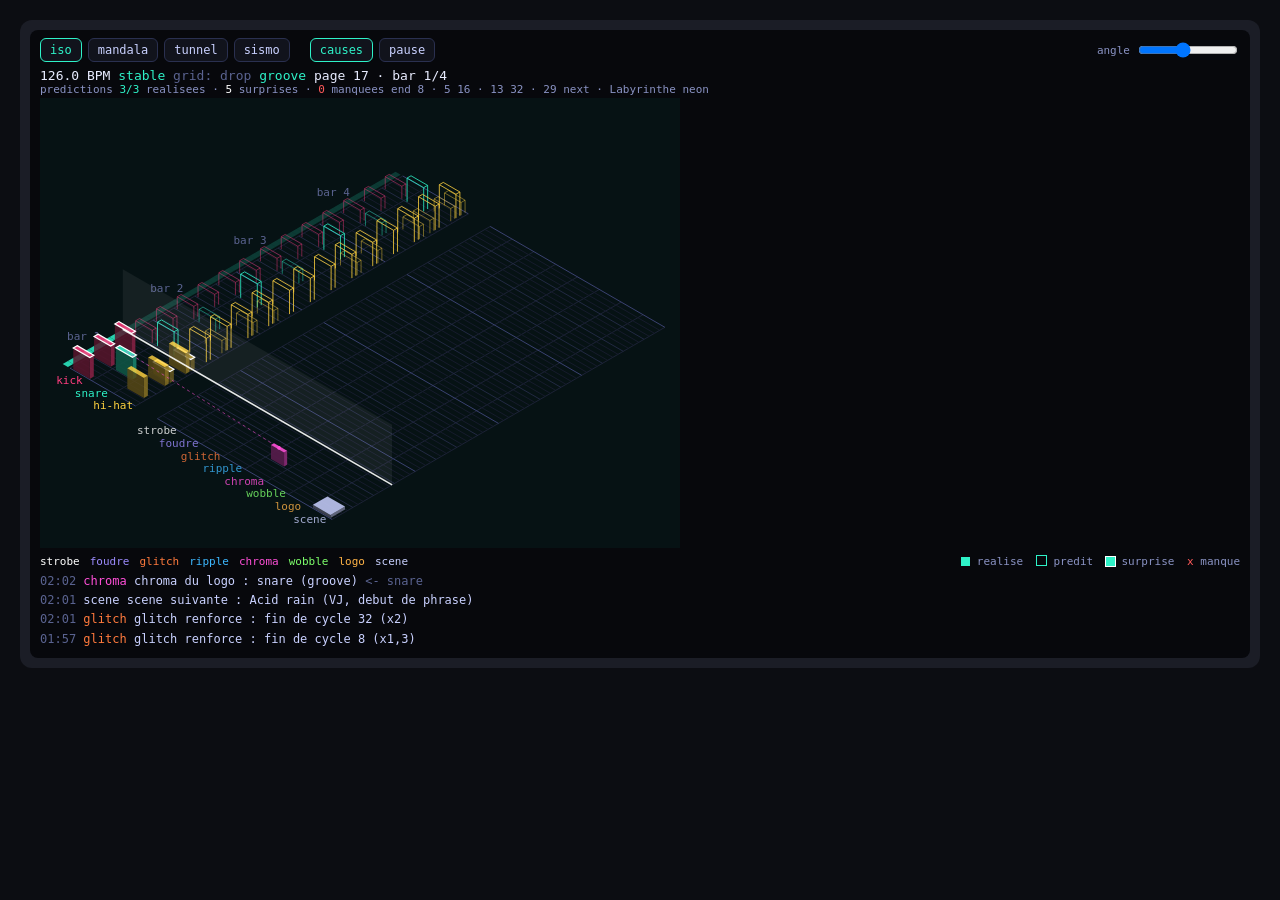
<file: docs/plans/maquettes/visualizer-192.html>
<!doctype html>
<html lang="fr"><head><meta charset="utf-8"><title>Maquette visualizer cerveau (#192)</title>
<style>:root{--bg-neutral:#1b1d26;--font-mono:Consolas,monospace}body{background:#0c0d12;margin:20px}.sr-only{position:absolute;width:1px;height:1px;overflow:hidden}</style></head><body>
<h2 class="sr-only">Maquettes du panneau cerveau : vue isometrique, mandala, tunnel et sismographe, avec lignes de cause entre frappes et effets.</h2>
<style>
.vz-btn{background:#11131c;color:#c9d1ff;border:0.5px solid #2a3050;border-radius:6px;font:12px var(--font-mono);padding:4px 9px;cursor:pointer}
.vz-btn.on{border-color:#2ef2c8;color:#2ef2c8}
.vz-l{font:11px var(--font-mono);color:#8a93c4}
</style>
<div style="background:var(--bg-neutral);border-radius:12px;padding:10px">
<div style="background:#07080c;border-radius:8px;padding:8px 10px;position:relative">
<div style="display:flex;gap:6px;align-items:center;margin-bottom:6px;flex-wrap:wrap">
<button class="vz-btn vz-v on" data-v="iso">iso</button>
<button class="vz-btn vz-v" data-v="mandala">mandala</button>
<button class="vz-btn vz-v" data-v="tunnel">tunnel</button>
<button class="vz-btn vz-v" data-v="sismo">sismo</button>
<span style="width:8px"></span>
<button class="vz-btn on" id="vz-cause">causes</button>
<button class="vz-btn" id="vz-pause"><i class="ti ti-player-pause" aria-hidden="true"></i> pause</button>
<span class="vz-l" id="vz-angl" style="margin-left:auto">angle</span>
<input type="range" id="vz-ang" min="18" max="45" step="1" value="30" style="width:100px">
</div>
<div id="vz-h1" style="font:13px var(--font-mono);color:#e8ecff;white-space:nowrap;overflow:hidden">&nbsp;</div>
<div id="vz-h2" style="font:11px var(--font-mono);color:#8a93c4;white-space:nowrap;overflow:hidden;margin-bottom:2px">&nbsp;</div>
<div style="position:relative">
<canvas id="vz-cv"></canvas>
<div id="vz-tip" style="position:absolute;display:none;pointer-events:none;background:#1a1d2b;color:#e8ecff;font:12px var(--font-mono);padding:5px 8px;border-radius:6px;border:0.5px solid #3a4170;max-width:300px"></div>
</div>
<div id="vz-leg" style="display:flex;gap:10px;flex-wrap:wrap;font:11px var(--font-mono);color:#8a93c4;margin:3px 0 4px"></div>
<div id="vz-feed" style="font:12px var(--font-mono);line-height:1.6;height:78px;overflow:hidden"></div>
</div>
</div>
<script>
(function(){
const cv=document.getElementById('vz-cv'),ctx=cv.getContext('2d'),dpr=window.devicePixelRatio||1;
const W=640;let H=440;
const BPM=126,P=60/BPM,ST=P/4;
const C={kick:'#ff3d7f',snare:'#2ef2c8',hihat:'#ffd23f',strobe:'#ffffff',foudre:'#9d8cff',glitch:'#ff7a3d',ripple:'#3db8ff',chroma:'#ff4fd8',wobble:'#7dff6b',logo:'#ffb347',scene:'#c9d1ff'};
const PH={groove:'#2ef2c8',build:'#ffb347',peak:'#ff3d7f',break:'#6b8bff'};
const BG={groove:[6,18,20],build:[24,16,6],peak:[28,6,17],break:[8,10,26]};
const SCN=['Acid rain','Labyrinthe neon','Holo logo','Foudre bleue'];
const INS=['kick','snare','hihat'],TR=['strobe','foudre','glitch','ripple','chroma','wobble','logo','scene'];
const NM=r=>r==='hihat'?'hi-hat':r;
const HV={iso:450,mandala:440,tunnel:400,sismo:350};
let view='iso',causes=true,paused=false,frozen=0;
const t0=performance.now()/1000-16*4*P*4-0.1;
const mono=(getComputedStyle(document.body).getPropertyValue('--font-mono')||'').trim()||'monospace';
function now(){return performance.now()/1000-t0;}
function md(n,m){return ((n%m)+m)%m;}
function rnd(n){const x=Math.sin(n*12.9898+78.233)*43758.5453;return x-Math.floor(x);}
function phase(b){const m=md(b,32);return m<12?'groove':m<20?'build':m<28?'peak':'break';}
function hit(a){const b=Math.floor(a/16),s=md(a,16),ph=phase(b),m=md(b,32),r=rnd(a);let k=0,sn=0,h=0;
 if(ph!=='break'&&s%4===0)k=.7+.3*r;
 if(ph==='groove'&&s===14&&m%4===3)k=.55;
 if(ph==='build'&&m>=18&&s%2===0)k=.5+.4*r;
 if(ph!=='break'&&(s===4||s===12))sn=.65+.35*rnd(a+7);
 if(ph==='build'&&m===19&&s%2===0)sn=.4+.6*s/16;
 if(ph==='break'&&s===12)sn=.35;
 if(s%4===2)h=.55+.2*r;
 if((ph==='peak'||ph==='groove')&&s%2===1&&rnd(a+3)>.55)h=.3;
 if(ph==='build'&&s%2===1&&rnd(a+5)<(m-12)/8)h=.35;
 return {kick:k,snare:sn,hihat:h};}
function events(a){const b=Math.floor(a/16),s=md(a,16),ph=phase(b),m=md(b,32),hh=hit(a),out=[];const beat=md(Math.floor(a/4),32);const K=hh.kick>0?'kick':null;
 if(hh.kick>.85&&(ph==='groove'||ph==='peak'))out.push(['ripple','ripple : kick fort (basses du fond), force '+Math.round(hh.kick*100)+' %',hh.kick,'kick']);
 if(hh.snare>0&&(ph==='groove'||ph==='peak'))out.push(['chroma','chroma du logo : snare ('+ph+')',hh.snare,'snare']);
 if(s%4===0){if(beat===31)out.push(['glitch','glitch renforce : fin de cycle 32 (x2)',1,K]);else if(beat%16===15)out.push(['glitch','glitch renforce : fin de cycle 16 (x1,5)',.8,K]);else if(beat%8===7)out.push(['glitch','glitch renforce : fin de cycle 8 (x1,3)',.6,K]);}
 if(ph==='build'&&s%4===0)out.push(['wobble','wobble : basses qui montent (montee)',(m-12)/8,K]);
 if(ph==='peak'&&s===0)out.push(['logo','pulsation du logo : kick sur le 1',.8,'kick']);
 if(m===20&&s===0)out.push(['strobe','drop (passage en pic) : gros eclair blanc',1,'kick']);
 else if(ph==='peak'&&b%2===0&&s===0)out.push(['strobe','pic (le 1, une mesure sur deux)',.8,'kick']);
 if(ph==='build'&&m>=13){const iv=m<16?8:m<18?4:2;if(s%iv===0)out.push(['strobe','montee ('+(4/iv*BPM/60).toFixed(1).replace('.',',')+' eclairs/s)',.5,null]);}
 if(ph==='peak'&&s===0&&rnd(a*3)>.75)out.push(['foudre','foudre : kick fort en pic',.9,'kick']);
 if(m%8===0&&s===0)out.push(['scene','scene suivante : '+SCN[Math.floor(b/8)%4]+' (VJ, debut de phrase)',1,null]);
 return out;}
function veil(a){const m=md(Math.floor(a/16),32)+md(a,16)/16;if(m>=12&&m<20)return ['build',Math.pow((m-12)/8,2)];if(m>=20&&m<22.5)return ['drop',1-(m-20)/2.5];return [null,0];}
function pred(a,first,r,roll){let p=0;
 if(!roll){const s=md(a,16);for(let k=0;k<4;k++)p+=(hit(first-64+16*k+s)[r]>0?1:0)/4;}
 else{for(let k=1;k<=4;k++)p+=(hit(a-16*k)[r]>0?1:0)/4;}
 return .6*p+.4*(hit(a-128)[r]>0?1:0);}
function st(a,r,abs,first,roll){const v=hit(a)[r],p=pred(a,first,r,roll);
 if(a<=abs){if(v>0)return {k:p<.5?'surprise':'real',v,p};return {k:p>=.5?'miss':null,v,p};}
 return {k:p>.2?'ghost':null,v,p};}
function shade(hex,f){const n=parseInt(hex.slice(1),16);return 'rgb('+Math.round(((n>>16)&255)*f)+','+Math.round(((n>>8)&255)*f)+','+Math.round((n&255)*f)+')';}
function poly(pts){ctx.beginPath();pts.forEach((p,i)=>i?ctx.lineTo(p[0],p[1]):ctx.moveTo(p[0],p[1]));ctx.closePath();}
function line(p,q,col,al,w){ctx.strokeStyle=col;ctx.globalAlpha=al;ctx.lineWidth=w||1;ctx.beginPath();ctx.moveTo(p[0],p[1]);ctx.lineTo(q[0],q[1]);ctx.stroke();ctx.globalAlpha=1;}
function txt(s,x,y,col,al,align){ctx.fillStyle=col;ctx.globalAlpha=al==null?1:al;ctx.textAlign=align||'left';ctx.fillText(s,x,y);ctx.globalAlpha=1;ctx.textAlign='left';}
let hov=[],cz=[],hitPt={};
function addCause(a,ev,pt){if(ev[3]&&hitPt[a+'|'+ev[3]])cz.push([hitPt[a+'|'+ev[3]],pt,C[ev[0]]]);}
function drawCauses(){if(!causes)return;cz.forEach(c=>{ctx.setLineDash([3,3]);line(c[0],c[1],c[2],.55,1);ctx.setLineDash([]);ctx.fillStyle=c[2];ctx.beginPath();ctx.arc(c[1][0],c[1][1],1.8,0,6.3);ctx.fill();});}
let PJ;
function box(x,y,w,d,h,col,alpha,outline){const t=[PJ(x,y,h),PJ(x+w,y,h),PJ(x+w,y+d,h),PJ(x,y+d,h)];ctx.globalAlpha=alpha;
 poly([PJ(x+w,y,0),PJ(x+w,y+d,0),PJ(x+w,y+d,h),PJ(x+w,y,h)]);ctx.fillStyle=shade(col,.55);ctx.fill();
 poly([PJ(x,y+d,0),PJ(x+w,y+d,0),PJ(x+w,y+d,h),PJ(x,y+d,h)]);ctx.fillStyle=shade(col,.35);ctx.fill();
 poly(t);ctx.fillStyle=col;ctx.fill();ctx.globalAlpha=1;
 if(outline){ctx.strokeStyle='#ffffff';ctx.lineWidth=1.2;poly(t);ctx.stroke();}
 return PJ(x+w/2,y+d/2,h);}
function wire(x,y,w,d,h,col,alpha){ctx.globalAlpha=alpha;ctx.strokeStyle=col;ctx.lineWidth=1;poly([PJ(x,y,h),PJ(x+w,y,h),PJ(x+w,y+d,h),PJ(x,y+d,h)]);ctx.stroke();
 ctx.beginPath();[[x+w,y],[x+w,y+d],[x,y+d]].forEach(c=>{const p=PJ(c[0],c[1],0),q=PJ(c[0],c[1],h);ctx.moveTo(p[0],p[1]);ctx.lineTo(q[0],q[1]);});ctx.stroke();ctx.globalAlpha=1;return PJ(x+w/2,y+d/2,h);}
function cross(p1,p2,p3,p4){line(p1,p2,'#ff5a5a',.8,1.2);line(p3,p4,'#ff5a5a',.8,1.2);}
function drawIso(t,abs,frac,first){
 const R=4.2,a=5.2,ang=+document.getElementById('vz-ang').value,b=a*Math.tan(ang*Math.PI/180),OX=64*a+30,OY=78;
 PJ=(x,y,z)=>[OX+(x-y)*a,OY+(x+y)*b-z];
 const X=j=>j*R;
 [[0,3],[4,12]].forEach(z=>{for(let j=z[0];j<=z[1];j++)line(PJ(X(j),0,0),PJ(X(j),64,0),'#1c2236',1);
  for(let i=0;i<=64;i++)line(PJ(X(z[0]),64-i,0),PJ(X(z[1]),64-i,0),i%16===0?'#3a4170':i%4===0?'#222943':'#161b2c',1);});
 for(let i=0;i<64;i++){poly([PJ(-1.4,63-i,0),PJ(-0.4,63-i,0),PJ(-0.4,64-i,0),PJ(-1.4,64-i,0)]);ctx.fillStyle=PH[phase(Math.floor((first+i)/16))];ctx.globalAlpha=first+i<=abs?.85:.18;ctx.fill();}ctx.globalAlpha=1;
 for(let j=0;j<4;j++){const p=PJ(-2.2,64-(j*16+8),0);txt('bar '+(j+1),p[0],p[1],'#5a6390',1,'right');}
 INS.forEach((r,j)=>{const p=PJ(X(j)+R*.5,66.2,0);txt(NM(r),p[0],p[1],C[r],1,'center');});
 TR.forEach((r,k)=>{const p=PJ(X(4+k)+R*.5,66.2,0);txt(r,p[0],p[1],C[r],.8,'center');});
 const items=[],fade=Math.min(1,(abs-first+frac)*ST/.35);
 for(let i=0;i<64;i++){const a2=first+i,y0=63-i;
  INS.forEach((r,j)=>{const s=st(a2,r,abs,first,false),x0=X(j);if(!s.k)return;
   if(s.k==='real'||s.k==='surprise')items.push({k:x0+y0,f:()=>box(x0+R*.12,y0+.12,R*.76,.76,5+22*s.v,C[r],.45+.55*s.v,s.k==='surprise'),tx:NM(r)+' '+Math.round(s.v*100)+' % · predit '+Math.round(s.p*100)+' % · '+(s.k==='surprise'?'surprise':'realise'),c:C[r],key:a2+'|'+r});
   else if(s.k==='miss')items.push({k:x0+y0,f:()=>{cross(PJ(x0+R*.2,y0+.2,0),PJ(x0+R*.8,y0+.8,0),PJ(x0+R*.8,y0+.2,0),PJ(x0+R*.2,y0+.8,0));return PJ(x0+R*.5,y0+.5,0);},tx:NM(r)+' predit '+Math.round(s.p*100)+' % · manque',c:'#ff5a5a'});
   else items.push({k:x0+y0,f:()=>wire(x0+R*.12,y0+.12,R*.76,.76,5+22*s.p*.85,C[r],(.2+.6*s.p)*fade),tx:NM(r)+' attendu a '+Math.round(s.p*100)+' %',c:C[r]});});
  if(a2<=abs)events(a2).forEach(ev=>{const k=TR.indexOf(ev[0]),x0=X(4+k);let f;
   if(ev[0]==='strobe')f=()=>box(x0+R*.3,y0+.2,R*.4,.6,ev[1].startsWith('drop')?56:34*ev[2],C.strobe,.9,false);
   else if(ev[0]==='scene')f=()=>box(x0+R*.1,y0-2+.1,R*.8,2.8,3,C.scene,.85,false);
   else if(ev[0]==='foudre')f=()=>box(x0+R*.3,y0+.25,R*.4,.5,38,C.foudre,.85,false);
   else f=()=>box(x0+R*.2,y0+.2,R*.6,.6,3+14*ev[2],C[ev[0]],.5+.5*ev[2],false);
   items.push({k:x0+y0,f,tx:ev[1],c:C[ev[0]],ev,a:a2});});}
 items.sort((p,q)=>p.k-q.k);
 items.forEach(it=>{const p=it.f();hov.push({x:p[0],y:p[1],t:it.tx,c:it.c});if(it.key)hitPt[it.key]=p;if(it.ev)it.pt=p;});
 items.forEach(it=>{if(it.ev)addCause(it.a,it.ev,it.pt);});
 const lim=Math.min(64,abs-first+1);
 for(let k=0;k<8;k++){ctx.beginPath();let any=false;const x0=X(4+k)+R*.5;
  for(let i=0;i<=lim;i++){const v=veil(first+i);if(v[1]>0)any=true;const p=PJ(x0,64-i,v[1]*40*(.55+.45*Math.sin(i*.32+k*.8+t*2.2)));i?ctx.lineTo(p[0],p[1]):ctx.moveTo(p[0],p[1]);}
  if(any){ctx.strokeStyle=veil(abs)[0]==='drop'?'#ffffff':'#ffb347';ctx.globalAlpha=.55-k*.04;ctx.lineWidth=1;ctx.stroke();ctx.globalAlpha=1;}}
 drawCauses();
 const c=abs-first+frac,yy=64-c;poly([PJ(-1.4,yy,0),PJ(X(12),yy,0),PJ(X(12),yy,60),PJ(-1.4,yy,60)]);ctx.fillStyle='#ffffff';ctx.globalAlpha=.06;ctx.fill();ctx.globalAlpha=1;
 line(PJ(-1.4,yy,0),PJ(X(12),yy,0),'#ffffff',.9,1.5);}
function drawMandala(t,abs,frac,first){
 const cx=320,cy=222,r0=48,BWR=28,IW=9;
 const A=s=>-Math.PI/2+s/16*Math.PI*2,SP=Math.PI*2/16;
 const seg=(ri,ro,a0,a1)=>{ctx.beginPath();ctx.arc(cx,cy,ro,a0,a1);ctx.arc(cx,cy,ri,a1,a0,true);ctx.closePath();};
 const pol=(r,an)=>[cx+r*Math.cos(an),cy+r*Math.sin(an)];
 const cur=Math.floor((abs-first)/16);
 for(let j=0;j<4;j++)for(let k=0;k<3;k++){const ri=r0+j*BWR+k*IW;ctx.strokeStyle=j===cur?'#2a3050':'#151a2a';ctx.lineWidth=1;ctx.beginPath();ctx.arc(cx,cy,ri+IW-1,0,6.3);ctx.stroke();}
 for(let s=0;s<16;s++)line(pol(r0,A(s)-SP/2),pol(r0+4*BWR,A(s)-SP/2),s%4===0?'#2a3050':'#121624',1);
 const fade=Math.min(1,(abs-first+frac)*ST/.35);
 for(let i=0;i<64;i++){const a2=first+i,j=Math.floor(i/16),s=i%16;
  INS.forEach((r,k)=>{const S=st(a2,r,abs,first,false);if(!S.k)return;const ri=r0+j*BWR+k*IW,ro=ri+IW-2,a0=A(s)-SP/2+.02,a1=A(s)+SP/2-.02,mid=pol((ri+ro)/2,(a0+a1)/2);
   if(S.k==='real'||S.k==='surprise'){seg(ri,ro,a0,a1);ctx.fillStyle=C[r];ctx.globalAlpha=.35+.65*S.v;ctx.fill();ctx.globalAlpha=1;if(S.k==='surprise'){ctx.strokeStyle='#fff';ctx.lineWidth=1.2;seg(ri,ro,a0,a1);ctx.stroke();}hitPt[a2+'|'+r]=mid;hov.push({x:mid[0],y:mid[1],t:NM(r)+' '+Math.round(S.v*100)+' % · '+(S.k==='surprise'?'surprise':'realise'),c:C[r]});}
   else if(S.k==='miss'){const p=pol(ri+1,a0+.05),q=pol(ro-1,a1-.05),p2=pol(ri+1,a1-.05),q2=pol(ro-1,a0+.05);cross(p,q,p2,q2);hov.push({x:mid[0],y:mid[1],t:NM(r)+' predit '+Math.round(S.p*100)+' % · manque',c:'#ff5a5a'});}
   else{seg(ri,ro,a0,a1);ctx.strokeStyle=C[r];ctx.globalAlpha=(.2+.6*S.p)*fade;ctx.lineWidth=1;ctx.stroke();ctx.globalAlpha=1;hov.push({x:mid[0],y:mid[1],t:NM(r)+' attendu a '+Math.round(S.p*100)+' %',c:C[r]});}});}
 const rc=r0+4*BWR+6,beat=md(Math.floor(abs/4),32);
 for(let q=0;q<32;q++){const an=-Math.PI/2+q/32*Math.PI*2,big=(q+1)%8===0,len=big?((q+1)%32===0?12:(q+1)%16===0?9:7):3;line(pol(rc,an),pol(rc+len,an),q<=beat?PH[phase(Math.floor(abs/16))]:'#2a3050',q===beat?1:.8,big?2:1);}
 txt('32',...pol(rc+20,-Math.PI/2+31.5/32*Math.PI*2),'#5a6390');
 const re=rc+18;
 TR.forEach((r,k)=>{ctx.strokeStyle='#111522';ctx.lineWidth=1;ctx.beginPath();ctx.arc(cx,cy,re+k*5,0,6.3);ctx.stroke();});
 for(let i=0;i<=abs-first;i++){const a2=first+i,s=i%16,an=A(s);events(a2).forEach(ev=>{const k=TR.indexOf(ev[0]),rr=re+k*5;let p=pol(rr,an);
   ctx.fillStyle=C[ev[0]];ctx.globalAlpha=.4+.6*ev[2];
   if(ev[0]==='strobe')line(pol(rr-3,an),pol(rr+(ev[1].startsWith('drop')?14:4),an),C.strobe,.9,2);
   else if(ev[0]==='scene'){ctx.strokeStyle=C.scene;ctx.lineWidth=2;ctx.beginPath();ctx.arc(cx,cy,rr,an-SP/2,an+SP/2);ctx.stroke();}
   else{ctx.beginPath();ctx.arc(p[0],p[1],1.2+2*ev[2],0,6.3);ctx.fill();}
   ctx.globalAlpha=1;hov.push({x:p[0],y:p[1],t:ev[1],c:C[ev[0]]});addCause(a2,ev,p);});}
 const ph=phase(Math.floor(abs/16)),v=veil(abs);
 ctx.fillStyle=shade(PH[ph],.14);ctx.beginPath();ctx.arc(cx,cy,r0-4,0,6.3);ctx.fill();
 if(v[1]>0)for(let q=0;q<4;q++){const rr=((t*1.4+q/4)%1)*(r0-4);ctx.strokeStyle=v[0]==='drop'?'#fff':'#ffb347';ctx.globalAlpha=v[1]*(1-rr/(r0-4))*.9;ctx.lineWidth=1.5;ctx.beginPath();ctx.arc(cx,cy,rr,0,6.3);ctx.stroke();ctx.globalAlpha=1;}
 ctx.font='13px '+mono;txt(BPM.toFixed(1),cx,cy-7,'#e8ecff',1,'center');ctx.font='11px '+mono;txt(ph,cx,cy+9,PH[ph],1,'center');
 drawCauses();
 const c=md(abs-first,16)+frac,an=A(c)-SP/2;line(pol(r0,an),pol(re+8*5,an),'#ffffff',.85,1.5);
 ctx.strokeStyle='#ffffff';ctx.globalAlpha=.35;ctx.lineWidth=1;ctx.beginPath();ctx.arc(cx,cy,r0+cur*BWR-1,0,6.3);ctx.stroke();ctx.beginPath();ctx.arc(cx,cy,r0+(cur+1)*BWR-2,0,6.3);ctx.stroke();ctx.globalAlpha=1;
 INS.forEach((r,k)=>txt(NM(r),cx+4,cy-(r0+k*IW+4),C[r],.8));
 for(let j=0;j<4;j++)txt('bar '+(j+1),cx-6,cy-(r0+j*BWR+IW*1.5),'#5a6390',.9,'right');}
function drawTunnel(t,abs,frac){
 const cx=320,cy=170,F=300,T=t/ST;const Z=d=>2.0+d*.12;
 const pj=(x,y,z)=>[cx+x/z*F,cy-y/z*F];
 const L=[-1.2,-0.4,0.4,1.2],XW=1.7,YF=-1,YC=1.1;
 for(let a2=abs+63;a2>=abs-4;a2--){const z=Z(a2-T);if(z<.3)continue;const bar=md(a2,16)===0;
  line(pj(-XW,YF,z),pj(XW,YF,z),bar?'#3a4170':'#161b2c',1);
  if(bar){line(pj(-XW,YF,z),pj(-XW,YC,z),'#3a4170',.8);line(pj(XW,YF,z),pj(XW,YC,z),'#3a4170',.8);line(pj(-XW,YC,z),pj(XW,YC,z),'#3a4170',.8);}
  poly([pj(-XW-0.01,YF,z),pj(-1.25,YF,z),pj(-1.25,YF,Z(a2-T+1)),pj(-XW-0.01,YF,Z(a2-T+1))]);ctx.fillStyle=PH[phase(Math.floor(a2/16))];ctx.globalAlpha=a2<=abs?.6:.15;ctx.fill();ctx.globalAlpha=1;}
 const zn=Z(-4),zf=Z(64);L.forEach(x=>line(pj(x,YF,Math.max(zn,.3)),pj(x,YF,zf),'#1c2236',1));
 [[-XW,YF],[XW,YF],[-XW,YC],[XW,YC]].forEach(p=>line(pj(p[0],p[1],zn),pj(p[0],p[1],zf),'#222943',1));
 let flash=0;
 for(let a2=abs+63;a2>=abs-4;a2--){const d=a2-T,z0=Z(d+.1),z1=Z(d+.9),zm=Z(d+.5);if(z0<.3)continue;
  INS.forEach((r,j)=>{const S=st(a2,r,abs,0,true);if(!S.k)return;const x0=L[j]+.08,x1=L[j+1]-.08;
   if(S.k==='real'||S.k==='surprise'){const h=.15+.45*S.v,y1=YF+h;ctx.globalAlpha=.45+.55*S.v;
    poly([pj(x0,y1,z0),pj(x1,y1,z0),pj(x1,y1,z1),pj(x0,y1,z1)]);ctx.fillStyle=C[r];ctx.fill();
    poly([pj(x0,YF,z0),pj(x1,YF,z0),pj(x1,y1,z0),pj(x0,y1,z0)]);ctx.fillStyle=shade(C[r],.5);ctx.fill();ctx.globalAlpha=1;
    if(S.k==='surprise'){ctx.strokeStyle='#fff';ctx.lineWidth=1.2;poly([pj(x0,y1,z0),pj(x1,y1,z0),pj(x1,y1,z1),pj(x0,y1,z1)]);ctx.stroke();}
    const p=pj((x0+x1)/2,y1,zm);hitPt[a2+'|'+r]=p;hov.push({x:p[0],y:p[1],t:NM(r)+' '+Math.round(S.v*100)+' % · '+(S.k==='surprise'?'surprise':'realise'),c:C[r]});}
   else if(S.k==='miss'){cross(pj(x0+.1,YF,z0),pj(x1-.1,YF,z1),pj(x1-.1,YF,z0),pj(x0+.1,YF,z1));}
   else{const h=.15+.45*S.p*.85,y1=YF+h;ctx.strokeStyle=C[r];ctx.globalAlpha=.15+.6*S.p;ctx.lineWidth=1;poly([pj(x0,y1,z0),pj(x1,y1,z0),pj(x1,y1,z1),pj(x0,y1,z1)]);ctx.stroke();poly([pj(x0,YF,z0),pj(x1,YF,z0),pj(x1,y1,z0),pj(x0,y1,z0)]);ctx.stroke();ctx.globalAlpha=1;
    const p=pj((x0+x1)/2,y1,z0);hov.push({x:p[0],y:p[1],t:NM(r)+' attendu a '+Math.round(S.p*100)+' %',c:C[r]});}});
  if(a2<=abs)events(a2).forEach(ev=>{const k=TR.indexOf(ev[0]),side=k<4?-XW:XW,kk=k%4,ya=.9-kk*.48-.42,yb=.9-kk*.48-.04;
   ctx.globalAlpha=.4+.6*ev[2];poly([pj(side,ya,z0),pj(side,yb,z0),pj(side,yb,z1),pj(side,ya,z1)]);ctx.fillStyle=C[ev[0]];ctx.fill();ctx.globalAlpha=1;
   const p=pj(side,(ya+yb)/2,zm);hov.push({x:p[0],y:p[1],t:ev[1],c:C[ev[0]]});addCause(a2,ev,p);
   if(ev[0]==='strobe'&&T-a2<2.5)flash=Math.max(flash,(1-(T-a2)/2.5)*(ev[1].startsWith('drop')?.5:.22));});}
 for(let q=0;q<5;q++){ctx.beginPath();let any=false;const x=-1.2+q*.6;
  for(let a2=abs+1;a2>=abs-60;a2--){const z=Z(a2-T);if(z<.35)break;const v=veil(a2);if(v[1]>0)any=true;const p=pj(x,YC-v[1]*.9*(.55+.45*Math.sin(a2*.32+q+t*2.2)),z);a2===abs+1?ctx.moveTo(p[0],p[1]):ctx.lineTo(p[0],p[1]);}
  if(any){ctx.strokeStyle=veil(abs)[0]==='drop'?'#fff':'#ffb347';ctx.globalAlpha=.55;ctx.lineWidth=1;ctx.stroke();ctx.globalAlpha=1;}}
 drawCauses();
 const zp=Z(0);ctx.strokeStyle='#ffffff';ctx.globalAlpha=.9;ctx.lineWidth=1.5;poly([pj(-XW,YF,zp),pj(XW,YF,zp),pj(XW,YC,zp),pj(-XW,YC,zp)]);ctx.stroke();ctx.globalAlpha=1;
 if(flash>0){ctx.fillStyle='#ffffff';ctx.globalAlpha=flash;ctx.fillRect(0,0,W,H);ctx.globalAlpha=1;}
 INS.forEach((r,j)=>{const p=pj((L[j]+L[j+1])/2,YF,zp);txt(NM(r),p[0],p[1]+12,C[r],1,'center');});
 TR.forEach((r,k)=>{const side=k<4?-XW:XW,kk=k%4,p=pj(side,.9-kk*.48-.23,zp);txt(r,p[0]+(k<4?6:-6),p[1],C[r],.85,k<4?'left':'right');});}
function drawSismo(t,abs,frac,first){
 const X=i=>66+i*8.8,base=[56,104,152],amp=21,dec={kick:.9,snare:1.2,hihat:1.9};
 const c=abs-first+frac;
 INS.forEach((r,j)=>{txt(NM(r),6,base[j],C[r]);line([X(0),base[j]],[X(64),base[j]],'#141826',1);
  for(const fut of [false,true]){ctx.beginPath();let started=false;
   for(let q=0;q<=256;q++){const x=q/4;if(fut?x<c:x>c)continue;const si=Math.floor(x);let e=0;
    for(let k=0;k<6;k++){const i=si-k;if(i<0)break;const a2=first+i;const v=(fut&&a2>abs)?(pred(a2,first,r,false)>.2?pred(a2,first,r,false):0):hit(a2)[r];if(v>0){e=Math.max(e,v*Math.exp(-(x-i)*dec[r]));}}
    const y=base[j]-amp*e*Math.sin(q*2.3);started?ctx.lineTo(X(x),y):(ctx.moveTo(X(x),y),started=true);}
   ctx.strokeStyle=C[r];ctx.globalAlpha=fut?.3:.95;ctx.lineWidth=fut?1:1.4;if(fut)ctx.setLineDash([2,3]);ctx.stroke();ctx.setLineDash([]);ctx.globalAlpha=1;}
  for(let i=0;i<=Math.min(63,abs-first);i++){const a2=first+i,S=st(a2,r,abs,first,false);
   if(S.k==='real'||S.k==='surprise'){const p=[X(i)+1,base[j]-amp*S.v];hitPt[a2+'|'+r]=p;hov.push({x:p[0],y:p[1],t:NM(r)+' '+Math.round(S.v*100)+' % · '+(S.k==='surprise'?'surprise':'realise'),c:C[r]});if(S.k==='surprise'){ctx.strokeStyle='#fff';ctx.lineWidth=1.2;ctx.beginPath();ctx.arc(p[0],p[1],3.5,0,6.3);ctx.stroke();}}
   else if(S.k==='miss'){cross([X(i)+1,base[j]-3],[X(i)+7,base[j]+3],[X(i)+7,base[j]-3],[X(i)+1,base[j]+3]);hov.push({x:X(i)+4,y:base[j],t:NM(r)+' predit '+Math.round(S.p*100)+' % · manque',c:'#ff5a5a'});}}});
 for(let i=0;i<64;i++){ctx.fillStyle=PH[phase(Math.floor((first+i)/16))];ctx.globalAlpha=first+i<=abs?.85:.18;ctx.fillRect(X(i),180,8.8,5);}ctx.globalAlpha=1;
 for(let j=0;j<4;j++){line([X(j*16),24],[X(j*16),330],'#2a3050',1);txt('bar '+(j+1),X(j*16)+3,20,'#5a6390');}
 const S0=206,SG=15;
 TR.forEach((r,k)=>{line([X(0),S0+k*SG],[X(64),S0+k*SG],'#1c2236',1);txt(r,6,S0+k*SG,C[r],.85);});
 const lim=Math.min(64,abs-first+1);for(let L=0;L<4;L++){ctx.beginPath();let any=false;for(let i=0;i<=lim;i++){const v=veil(first+i);if(v[1]>0)any=true;const y=S0-6-L*4-v[1]*44*(.55+.45*Math.sin(i*.32+L+t*2.2));i?ctx.lineTo(X(i),y):ctx.moveTo(X(i),y);}
  if(any){ctx.strokeStyle=veil(abs)[0]==='drop'?'#fff':'#ffb347';ctx.globalAlpha=.5-L*.08;ctx.lineWidth=1;ctx.stroke();ctx.globalAlpha=1;}}
 for(let i=0;i<=abs-first;i++){const a2=first+i;events(a2).forEach(ev=>{const k=TR.indexOf(ev[0]),y=S0+k*SG,x=X(i)+4;let p=[x,y];
   ctx.fillStyle=C[ev[0]];ctx.globalAlpha=.45+.55*ev[2];
   if(ev[0]==='strobe')ctx.fillRect(x-1,y-(ev[1].startsWith('drop')?12:6),ev[1].startsWith('drop')?3:2,ev[1].startsWith('drop')?24:12);
   else if(ev[0]==='scene'){ctx.fillRect(x-3,y-4,26,8);ctx.globalAlpha=1;txt(ev[1].split(' : ')[1].split(' (')[0],x+26,y,C.scene,.8);}
   else{ctx.beginPath();ctx.ellipse(x,y,2+2*ev[2],1.6+1.6*ev[2],-.4,0,6.3);ctx.fill();line([x+2+2*ev[2],y],[x+2+2*ev[2],y-9],C[ev[0]],.7,1);}
   ctx.globalAlpha=1;hov.push({x,y,t:ev[1],c:C[ev[0]]});addCause(a2,ev,p);});}
 drawCauses();
 line([X(c),24],[X(c),330],'#ffffff',.9,1.5);}
function setView(v){view=v;document.querySelectorAll('.vz-v').forEach(b=>b.classList.toggle('on',b.dataset.v===v));H=HV[v];cv.width=W*dpr;cv.height=H*dpr;cv.style.width=W+'px';cv.style.height=H+'px';ctx.setTransform(dpr,0,0,dpr,0,0);
 const iso=v==='iso';document.getElementById('vz-ang').style.visibility=iso?'visible':'hidden';document.getElementById('vz-angl').style.visibility=iso?'visible':'hidden';}
document.querySelectorAll('.vz-v').forEach(b=>b.onclick=()=>setView(b.dataset.v));
document.getElementById('vz-cause').onclick=e=>{causes=!causes;e.currentTarget.classList.toggle('on',causes);};
document.getElementById('vz-pause').onclick=e=>{paused=!paused;frozen=now();e.currentTarget.classList.toggle('on',paused);};
document.getElementById('vz-leg').innerHTML=TR.map(r=>'<span style="color:'+C[r]+'">'+r+'</span>').join('')+'<span style="margin-left:auto"><span style="display:inline-block;width:9px;height:9px;background:#2ef2c8;vertical-align:-1px"></span> realise <span style="display:inline-block;width:9px;height:9px;border:1px solid #2ef2c8;vertical-align:-1px;margin-left:6px"></span> predit <span style="display:inline-block;width:9px;height:9px;background:#2ef2c8;outline:1.5px solid #fff;vertical-align:-1px;margin-left:6px"></span> surprise <span style="color:#ff5a5a;margin-left:6px">x</span> manque</span>';
setView('iso');
let lastTxt=0;
function draw(){
 const t=paused?frozen:now(),abs=Math.floor(t/ST),frac=t/ST-abs,bar=Math.floor(abs/16),ph=phase(bar),first=Math.floor(abs/64)*64;
 ctx.fillStyle='rgb('+BG[ph].join(',')+')';ctx.fillRect(0,0,W,H);
 ctx.font='11px '+mono;ctx.textBaseline='middle';hov=[];cz=[];hitPt={};
 if(view==='iso')drawIso(t,abs,frac,first);else if(view==='mandala')drawMandala(t,abs,frac,first);else if(view==='tunnel')drawTunnel(t,abs,frac);else drawSismo(t,abs,frac,first);
 if(performance.now()-lastTxt>200){lastTxt=performance.now();
  let ok=0,miss=0,sur=0;const roll=view==='tunnel',f0=roll?abs-63:first;
  for(let a2=f0;a2<=abs;a2++)INS.forEach(r=>{const s=st(a2,r,abs,first,roll);if(s.k==='real')ok++;else if(s.k==='surprise')sur++;else if(s.k==='miss')miss++;});
  const beat=md(Math.floor(abs/4),32),toEnd=n=>n-1-(beat%n);
  document.getElementById('vz-h1').innerHTML=BPM.toFixed(1)+' BPM <span style="color:#2ef2c8">stable</span> <span style="color:#5a6390">grid: drop</span>   <span style="color:'+PH[ph]+'">'+ph+'</span>   '+(roll?'4 next bars predicted':'page '+(Math.floor(abs/64)+1)+' · bar '+(Math.floor((abs-first)/16)+1)+'/4');
  document.getElementById('vz-h2').innerHTML='predictions <span style="color:#2ef2c8">'+ok+'/'+(ok+miss)+'</span> realisees · <span style="color:#fff">'+sur+'</span> surprises · <span style="color:#ff5a5a">'+miss+'</span> manquees    end 8 · '+toEnd(8)+'  16 · '+toEnd(16)+'  32 · '+toEnd(32)+'    next · '+SCN[(Math.floor(bar/8)+1)%4];
  const fe=[];for(let a2=abs;a2>abs-64&&fe.length<4;a2--){events(a2).slice().reverse().forEach(ev=>{if(fe.length<4){const tt=a2*ST;fe.push('<span style="color:#5a6390">'+String(Math.floor(tt/60)).padStart(2,'0')+':'+String(Math.floor(tt%60)).padStart(2,'0')+'</span> <span style="color:'+C[ev[0]]+'">'+ev[0]+'</span> <span style="color:#c9d1ff">'+ev[1]+'</span>'+(ev[3]&&causes?' <span style="color:#5a6390">&lt;- '+NM(ev[3])+'</span>':''));}});}
  document.getElementById('vz-feed').innerHTML=fe.join('<br>');}
 requestAnimationFrame(draw);}
const tip=document.getElementById('vz-tip');
cv.addEventListener('mousemove',e=>{const r=cv.getBoundingClientRect(),mx=e.clientX-r.left,my=e.clientY-r.top;let best=null,bd=10;hov.forEach(m=>{const d=Math.hypot(m.x-mx,m.y-my);if(d<bd){bd=d;best=m;}});
 if(best){tip.style.display='block';tip.innerHTML='<span style="color:'+best.c+'">'+best.t+'</span>';tip.style.left=Math.min(mx+12,W-310)+'px';tip.style.top=(my+12)+'px';}else tip.style.display='none';});
cv.addEventListener('mouseleave',()=>tip.style.display='none');
draw();
})();
</script>

</body></html>
</file>
